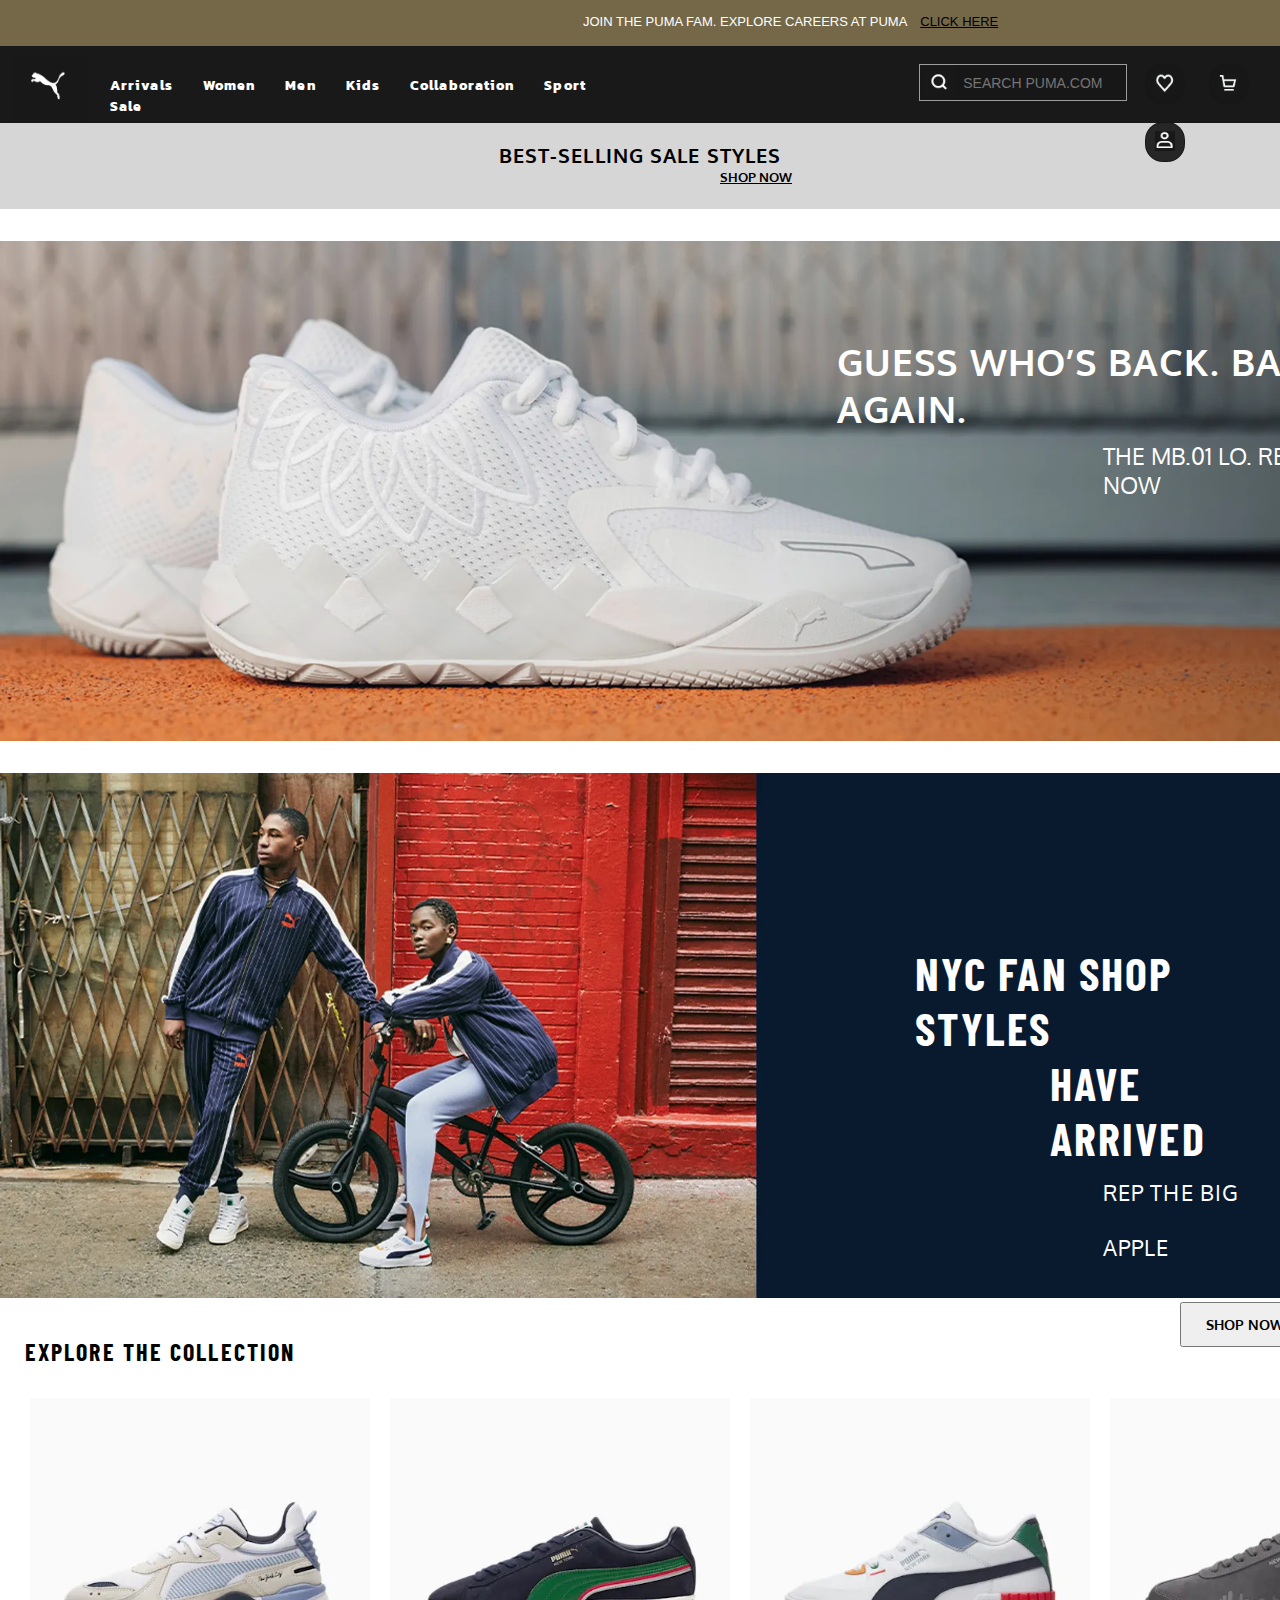
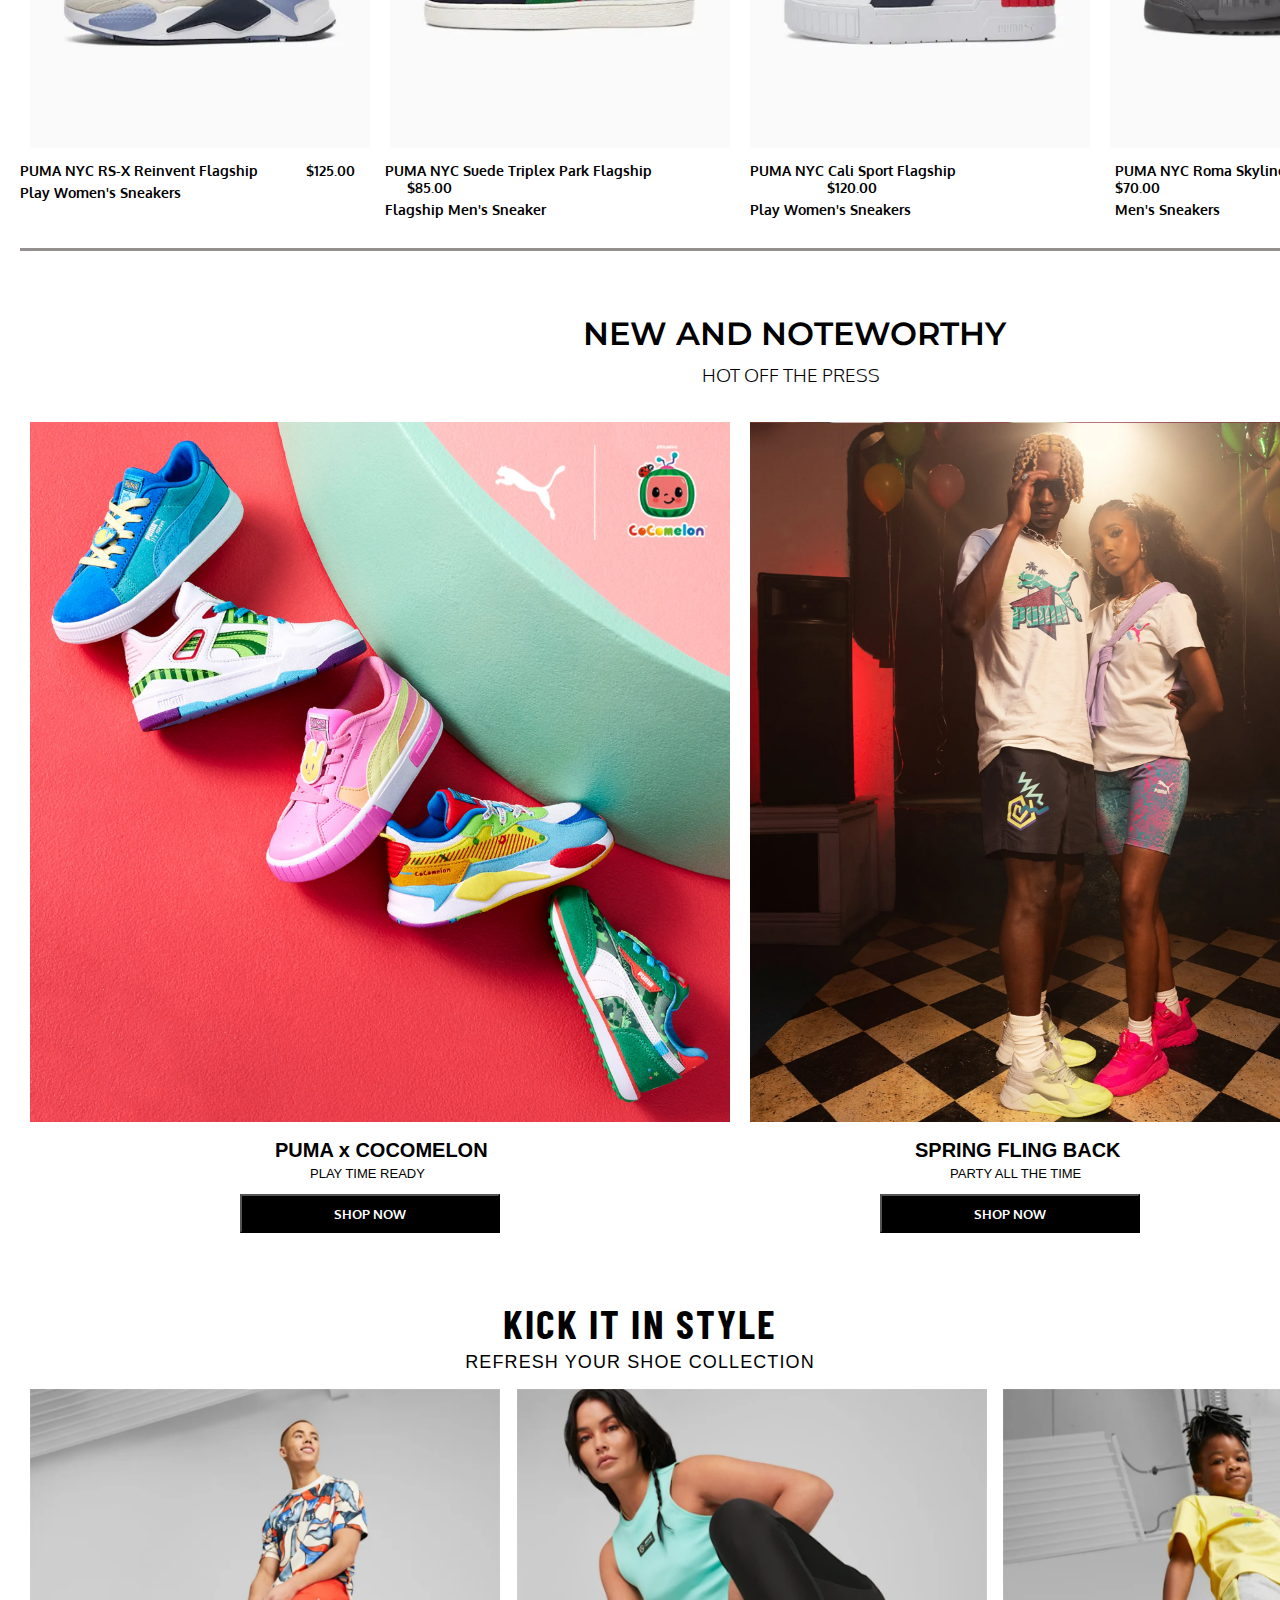
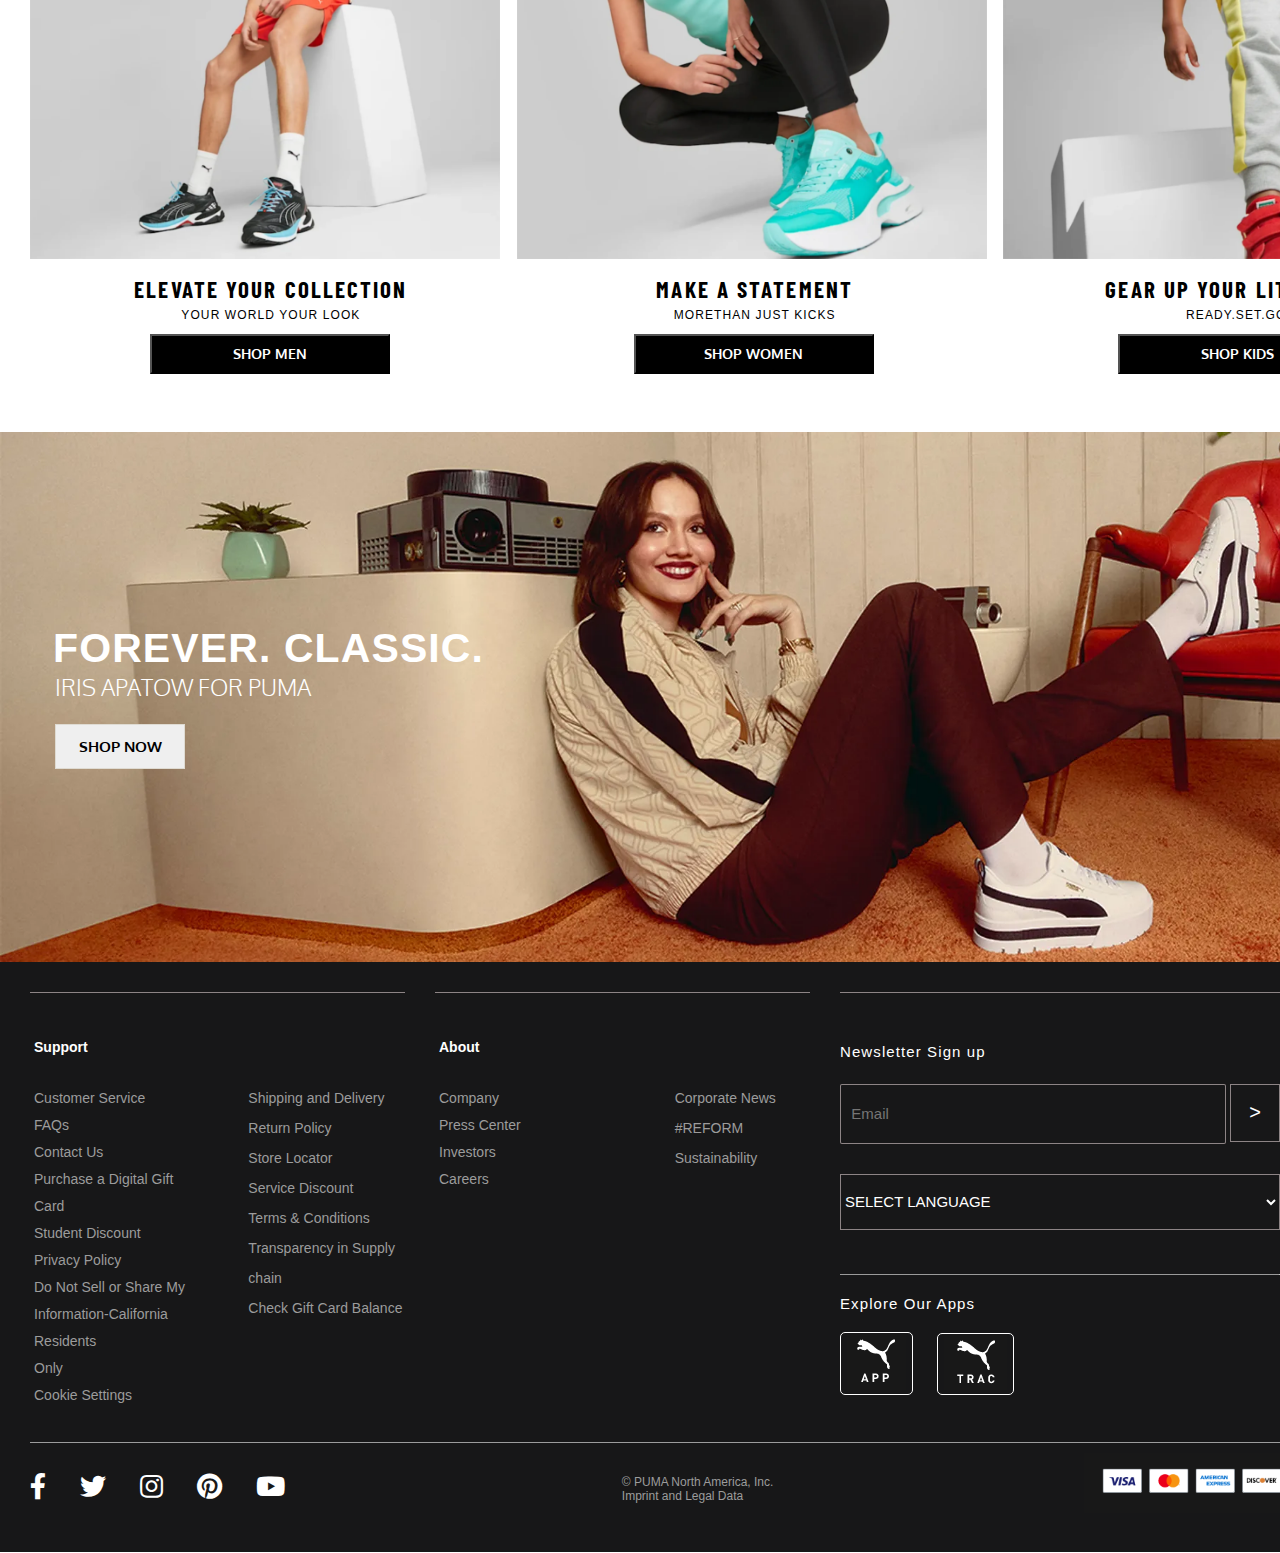
<file: index.html>
<!DOCTYPE html>
<html>
    <head>

        <title>PUMA</title>
     <link href="pumastyle.css "rel="stylesheet">
     <link rel="stylesheet" href="https://cdnjs.cloudflare.com/ajax/libs/font-awesome/5.15.3/css/all.min.css" />

    </head>

    <body>

        <div class="topbar">
            <p class="topbartext"> JOIN THE PUMA FAM. EXPLORE CAREERS AT PUMA  <a href="#"  id="clickhere" class="override"> CLICK HERE</a></p>
        </div>
        <div class="navbar">
            <div class="logodiv">
                <img class="logo" src="pumagalary/logo1.0.png">
            </div>
            <div class="navbartextdiv">
                <ul class="navtext">
                    <li class="navelist"><a href="#" class="nave  override" > Arrivals</a></li>
                    <li class="navelist"><a href="#" class="nave  override" >Women</a></li>
                    <li class="navelist"><a href="#" class="nave  override">Men</a></li>
                    <li class="navelist"><a href="#" class="nave  override">Kids</a></li>
                    <li class="navelist"><a href="#" class="nave  override">Collaboration</a></li>
                    <li class="navelist"><a href="#" class="nave  override">Sport</a></li>
                    <li class="navelist"><a href="#" class="nave  override"> Sale</a></li>
                      
                  
                </ul>  
            </div>
            <div class="searchdiv">
                <div class="img-icon-search"><img src="pumagalary/searchicon.png" class="searchicon"></div>
                <input type="text" placeholder="SEARCH PUMA.COM" class="search">
            </div>

            <div class="interaction">
                <button class="inter"><img src="pumagalary/heart.png"class="icons"></button>
                <button class="inter"><img src="pumagalary/cart.png" class="icons"></button>
                <button class="inter"><img src="pumagalary/contact.png"class="icons"></button>

            </div>

        </div>
        
        <div class="midbar1">
            <h1 class="midbartext">BEST-SELLING SALE STYLES</h1>
            <p class="shop"><a href="#" class="shopnow" class="over" style="color: black;">SHOP NOW</a></p>
        </div>
        <div class="midbar2">
            <div class="midbar2text">
                <h1 class="midbar2head">GUESS WHO’S BACK. BACK AGAIN.</h1>
                <p class="midbar2para">THE MB.01 LO. RESTOCKED NOW</p>
                <button class="shopbt">SHOP NOW</button>
            </div>     
        </div>

        <div class="midbar3">
            <div class="midbar3pic">
                <img src="pumagalary/bar3photo.webp">
            </div>
            <div class="midbar3text">
                <h1 class="midbar3head">NYC FAN SHOP STYLES</h1>
                <h1 class="midbar3head2">HAVE ARRIVED</h1>
                <p class="midbar3para">REP THE BIG APPLE</p>
                <button class="shopbt">SHOP NOW</button>
            </div>
        </div>

        <div class="midbar4">
            <h2 class="midbar4head"> EXPLORE THE COLLECTION</h2>
        </div>

        <div class="midbar5">
            <div class="option1">
                <img class="opt" src="pumagalary/shoe1.webp">
            </div>
            <div class="option1">
                <img class="opt" src="pumagalary/shoe2.webp">
            </div>
            <div class="option1">
                <img class="opt" src="pumagalary/shoe3.webp">
            </div>
            <div class="option1">
                <img class="opt" src="pumagalary/shoe4.webp">
            </div>
        </div>
        <div class="midbar6">
            <div class="option1para">
               <p class="para">PUMA NYC RS-X Reinvent Flagship<span id="span11">$125.00</span> </p>
               <p class="para2">Play Women's Sneakers</p>
            </div>
            <div class="option1para">
                <p class="para" >PUMA NYC Suede Triplex Park Flagship  <span id="span12">$85.00</span> </p>
                <p class="para2">Flagship Men's Sneaker</p>
            </div>
            <div class="option1para">
                <p class="para" > PUMA NYC Cali Sport Flagship  <span id="span13">$120.00</span> </p>
                <p class="para2">Play Women's Sneakers</p>
            </div>
            <div class="option1para">
                <p class="para" > PUMA NYC Roma Skyline Flagship  <span id="span14"></span>$70.00</p>
                <p class="para2">Men's Sneakers</p>
            </div>
        </div>
        <div class="midbar7">
            <h1 class="midbar7head">NEW AND NOTEWORTHY</h1>
            <h3 class="midbar7head2">HOT OFF THE PRESS</h3>
        </div>

        <div class="midbar8">
            <div class="midbar8part1">
                <img src="pumagalary/bar8photo1.webp">
            </div>
            <div class="midbar8part2">
                <img src="pumagalary/bar8photo2.webp">
            </div>
        </div>
        
        <div class="midbar9">
            <div class="midbar9p1">
                <h2 class="bar9text">PUMA x COCOMELON</h2>
                <p class="bar9para">PLAY TIME READY</p>
                <button class="shopbtn2">SHOP NOW</button>
            </div>
            <div class="midbar9p2">
                <h2 class="bar9text">SPRING FLING BACK</h2>
                <p class="bar9para">PARTY ALL THE TIME</p>
                <button class="shopbtn2">SHOP NOW</button>
            </div>
        </div>
        
        <div class="midbar10">
            <h1 class="midbar10head">KICK IT IN STYLE</h1>
            <p class="midbar10para">REFRESH YOUR SHOE COLLECTION</p>
        </div>

        <div class="midbar11">
            <div class="innerdiv11">
                <img src="pumagalary/bar11photo1.webp">
            </div>
            <div class="innerdiv11">
                <img src="pumagalary/bar11photo2.webp">
            </div>
            <div class="innerdiv11">
                <img src="pumagalary/bar11photo3.webp">
            </div>
        </div>

        <div class="midbar12">
            <div class="innerdiv12">
                <h1 class="innerhead12">ELEVATE YOUR COLLECTION</h1>
                <p class="innerpara12">YOUR WORLD YOUR LOOK</p>
                <button class="shopbtn3">SHOP  MEN</button>
            </div>
            <div class="innerdiv12">
                <h1 class="innerhead12"> MAKE A STATEMENT</h1>
                <p class="innerpara12">MORETHAN JUST KICKS</p>
                <button class="shopbtn3">SHOP   WOMEN</button>
            </div>
            <div class="innerdiv12">
                <h1 class="innerhead12">GEAR UP YOUR LITTLE ONE</h1>
                <p class="innerpara12">READY.SET.GO.</p>
                <button class="shopbtn3">SHOP KIDS</button>
            </div>
        </div>

        <div class="midbar13">
            <h1 class="midbar13head">FOREVER. CLASSIC.</h1>
            <h3 class="midbar13para">IRIS APATOW FOR PUMA</h3>
            <button class="shopbtn4">SHOP NOW</button>
        </div>
        <div class="midbar14">
            <div class="innerdiv14">
                <ul class="ul14">
                    <li class="lihead">Support</li>
                    <li class="li14">Customer Service</li>
                    <li class="li14">FAQs</li>
                    <li class="li14">Contact Us</li>
                    <li class="li14">Purchase a Digital Gift Card</li>
                    <li class="li14">Student Discount</li>
                    <li class="li14">Privacy Policy</li>
                    <li class="li14">Do Not Sell or Share My<br> <span class="linegap">Information-California Residents</span><br> <spanc class="linegap">Only</spanc></li>
                    <li class="li14">Cookie Settings</li>
                 </ul>
                 <ul class="ul14p2 ul14-2" >
                    <li class="li14p2">Shipping and Delivery</li>
                    <li class="li14p2">Return Policy</li>
                    <li class="li14p2">Store Locator</li>
                    <li class="li14p2">Service Discount</li>
                    <li class="li14p2">Terms & Conditions </li>
                    <li class="li14p2">Transparency in Supply chain</li>
                    <li class="li14p2">Check Gift Card Balance</li>
                </ul>
            </div>
                <div class="innerdiv14">
                    <ul class="ul14">
                        <li class="lihead">About</li>
                        <li class="li14">Company</li>
                        <li class="li14">Press Center</li>
                        <li class="li14">Investors</li>
                        <li class="li14">Careers</li>
                     </ul>
                     <ul class="ul14p2  ul14p2-1">
                        <li class="li14p2">Corporate News</li>
                        <li class="li14p2">#REFORM</li>
                        <li class="li14p2">Sustainability</li>
                    </ul>
            </div>
            <div class="innerdiv14" style="display: inline;">
                <h3 class="innerdiv14head">Newsletter Sign up</h3>
                <input type="email" class="email" placeholder="  Email">
                <button class="next">></button>
                <select  name="language" id="language">
                    <option value="Engilsh">SELECT LANGUAGE</option>
                    <option value="Engilsh">United States</option>
                    <option value="Engilsh">UAE</option>
                    <option value="Engilsh">Argentina</option>
                    <option value="Engilsh">Austria</option>
                    <option value="Engilsh">Australia</option>
                </select>
                <br><br><br><hr size="1px">
                <h4 class="innerdiv14head2">Explore Our Apps</h4>
                <button class="apps"> <img src="pumagalary/app1.png" class="ap"></button>
                <button class="apps margin"> <img src="pumagalary/app2.png"> </button>
            </div>

        </div>
        <div class="midbar15">
            <div class="innerbar15">
                <div class="innerbar15div">
                    <i class="fab fa-facebook-f  icon"></i>
                    <i class="fab fa-twitter  icon"></i>
                    <i class="fab fa-instagram icon"></i>
                    <i class="fab fa-pinterest icon "></i>
                    <i class="fab fa-youtube icon"></i>
                
                </div>
                <div class="innerbar15div">
                    <p class="copyright">© PUMA North America, Inc.<br>
                        Imprint and Legal Data</p>
                </div>
                <div class="innerbar15div">
                    <img src="pumagalary/banks.png" class="banks">
                </div>
            </div>
        </div>
        


    </body>




</html>
</file>
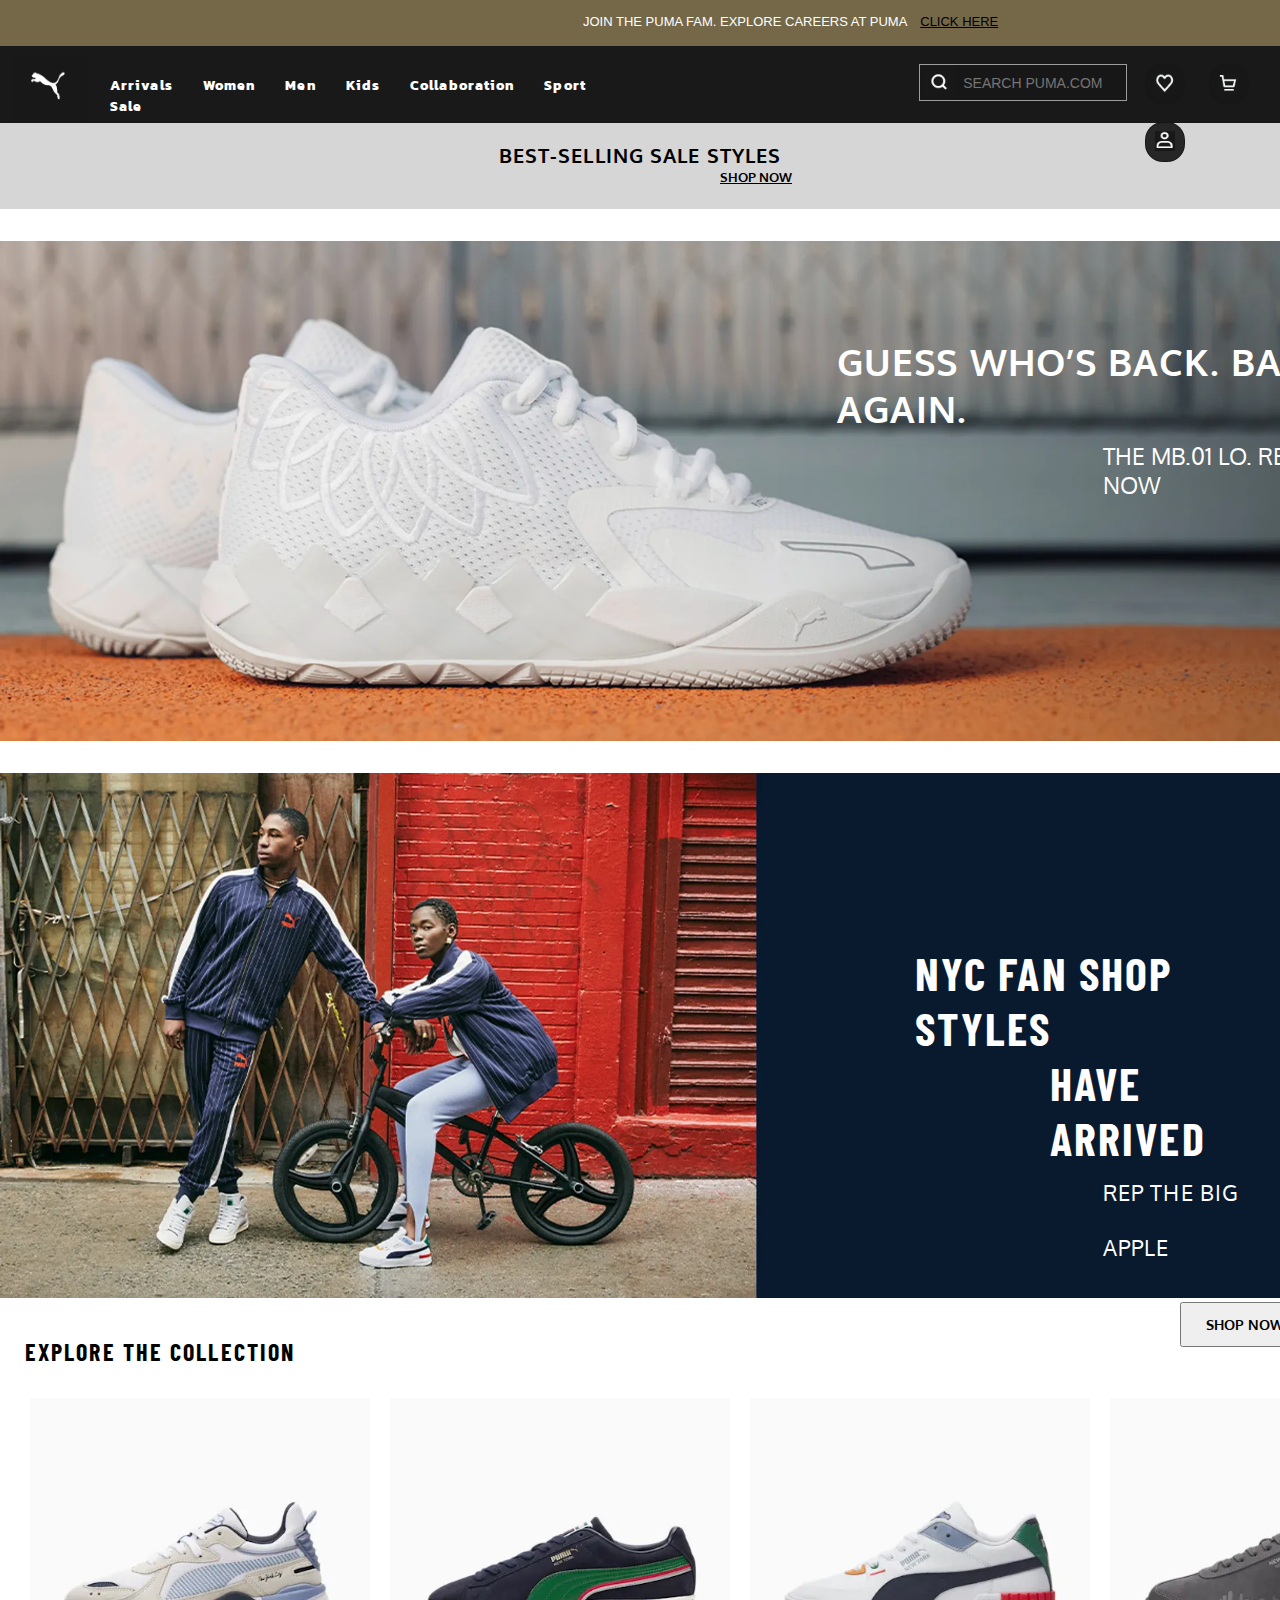
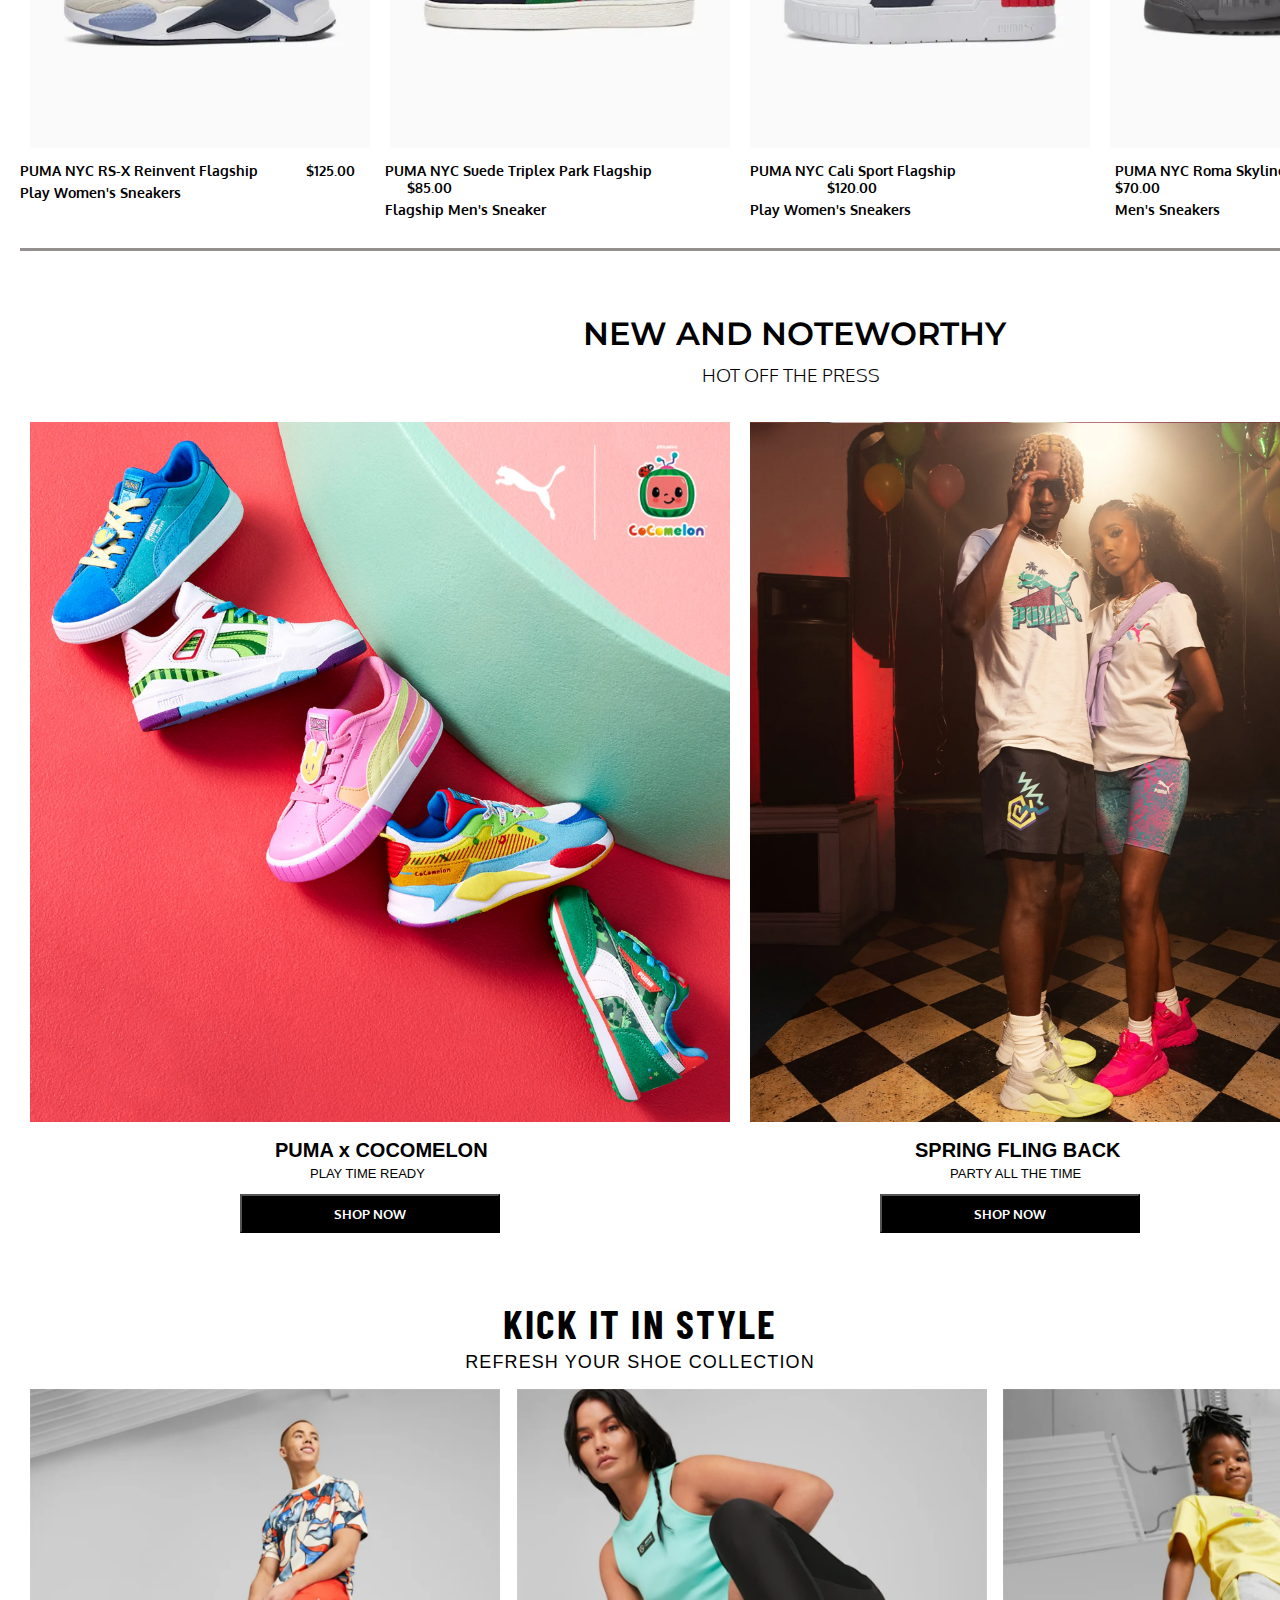
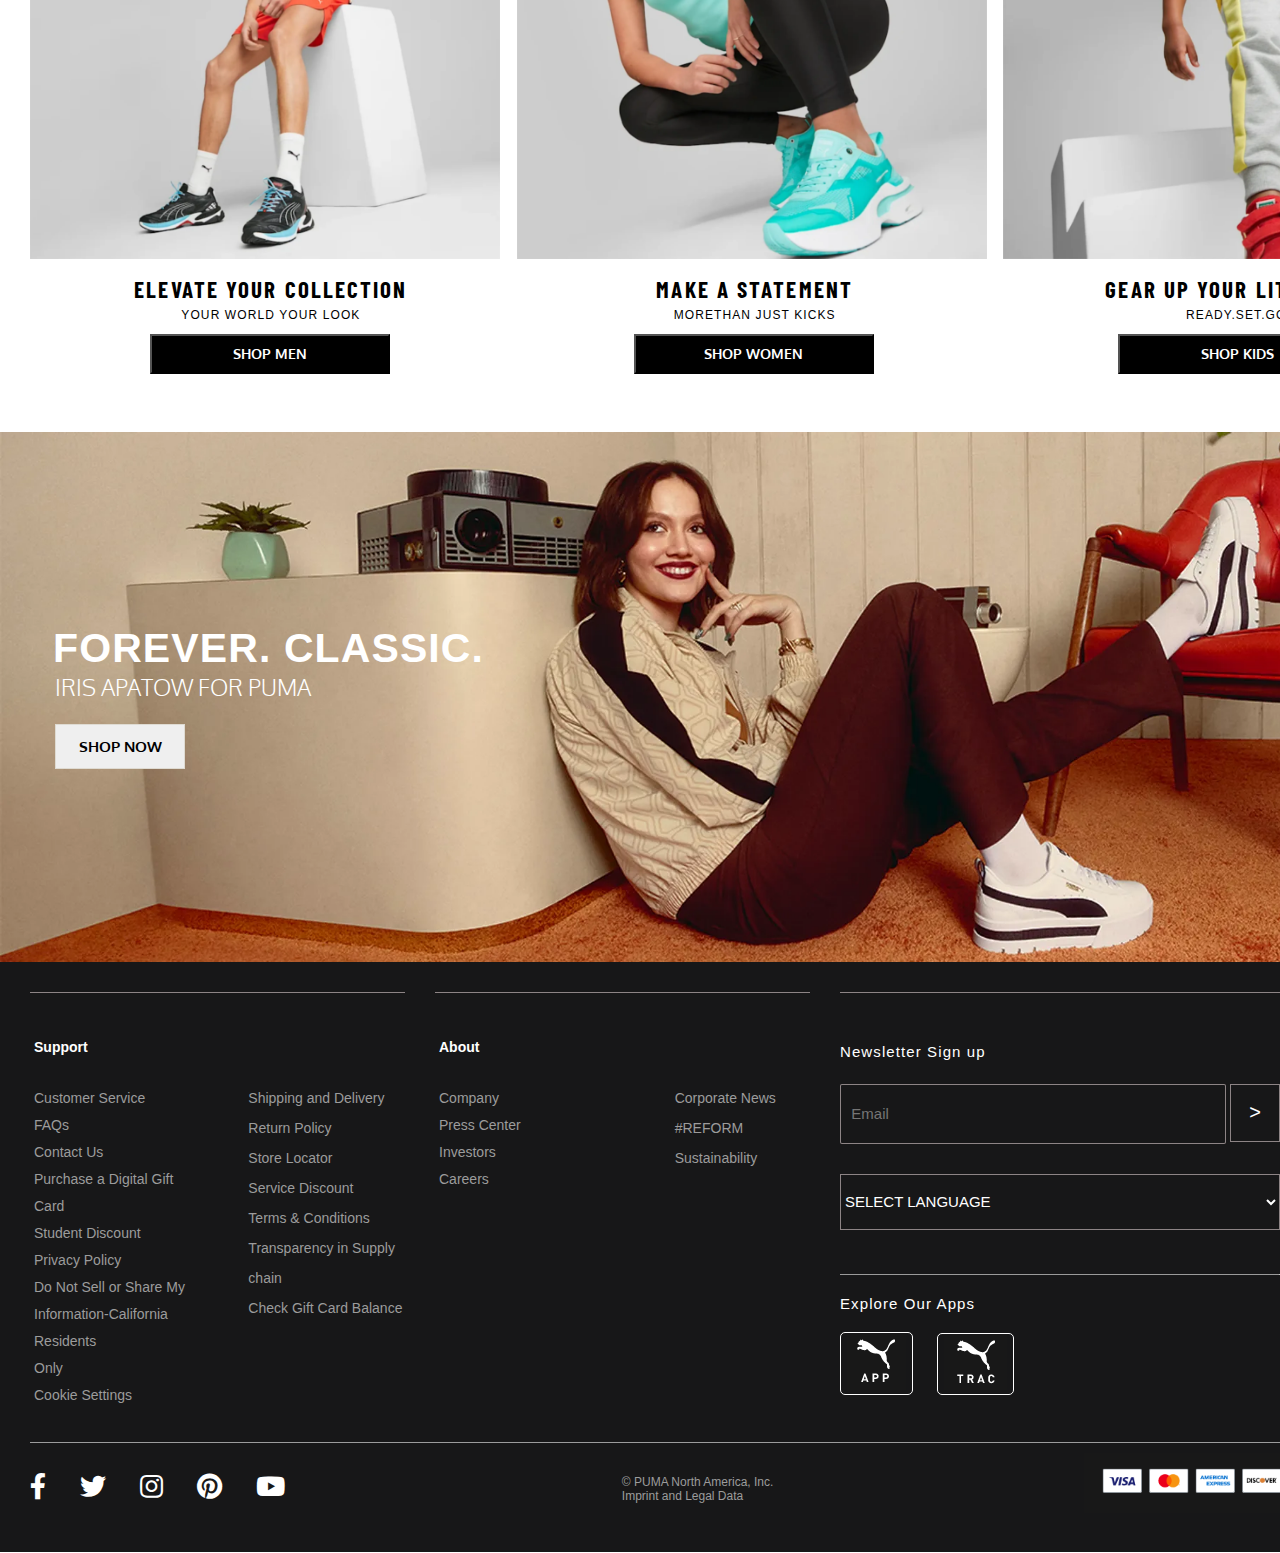
<file: puma.html>
<!DOCTYPE html>
<html>
    <head>

        <title>PUMA</title>
     <link href="pumastyle.css "rel="stylesheet">
     <link rel="stylesheet" href="https://cdnjs.cloudflare.com/ajax/libs/font-awesome/5.15.3/css/all.min.css" />

    </head>

    <body>

        <div class="topbar">
            <p class="topbartext"> JOIN THE PUMA FAM. EXPLORE CAREERS AT PUMA  <a href="#"  id="clickhere" class="override"> CLICK HERE</a></p>
        </div>
        <div class="navbar">
            <div class="logodiv">
                <img class="logo" src="pumagalary/logo1.0.png">
            </div>
            <div class="navbartextdiv">
                <ul class="navtext">
                    <li class="navelist"><a href="#" class="nave  override" > Arrivals</a></li>
                    <li class="navelist"><a href="#" class="nave  override" >Women</a></li>
                    <li class="navelist"><a href="#" class="nave  override">Men</a></li>
                    <li class="navelist"><a href="#" class="nave  override">Kids</a></li>
                    <li class="navelist"><a href="#" class="nave  override">Collaboration</a></li>
                    <li class="navelist"><a href="#" class="nave  override">Sport</a></li>
                    <li class="navelist"><a href="#" class="nave  override"> Sale</a></li>
                      
                  
                </ul>  
            </div>
            <div class="searchdiv">
                <div class="img-icon-search"><img src="pumagalary/searchicon.png" class="searchicon"></div>
                <input type="text" placeholder="SEARCH PUMA.COM" class="search">
            </div>

            <div class="interaction">
                <button class="inter"><img src="pumagalary/heart.png"class="icons"></button>
                <button class="inter"><img src="pumagalary/cart.png" class="icons"></button>
                <button class="inter"><img src="pumagalary/contact.png"class="icons"></button>

            </div>

        </div>
        
        <div class="midbar1">
            <h1 class="midbartext">BEST-SELLING SALE STYLES</h1>
            <p class="shop"><a href="#" class="shopnow" class="over" style="color: black;">SHOP NOW</a></p>
        </div>
        <div class="midbar2">
            <div class="midbar2text">
                <h1 class="midbar2head">GUESS WHO’S BACK. BACK AGAIN.</h1>
                <p class="midbar2para">THE MB.01 LO. RESTOCKED NOW</p>
                <button class="shopbt">SHOP NOW</button>
            </div>     
        </div>

        <div class="midbar3">
            <div class="midbar3pic">
                <img src="pumagalary/bar3photo.webp">
            </div>
            <div class="midbar3text">
                <h1 class="midbar3head">NYC FAN SHOP STYLES</h1>
                <h1 class="midbar3head2">HAVE ARRIVED</h1>
                <p class="midbar3para">REP THE BIG APPLE</p>
                <button class="shopbt">SHOP NOW</button>
            </div>
        </div>

        <div class="midbar4">
            <h2 class="midbar4head"> EXPLORE THE COLLECTION</h2>
        </div>

        <div class="midbar5">
            <div class="option1">
                <img class="opt" src="pumagalary/shoe1.webp">
            </div>
            <div class="option1">
                <img class="opt" src="pumagalary/shoe2.webp">
            </div>
            <div class="option1">
                <img class="opt" src="pumagalary/shoe3.webp">
            </div>
            <div class="option1">
                <img class="opt" src="pumagalary/shoe4.webp">
            </div>
        </div>
        <div class="midbar6">
            <div class="option1para">
               <p class="para">PUMA NYC RS-X Reinvent Flagship<span id="span11">$125.00</span> </p>
               <p class="para2">Play Women's Sneakers</p>
            </div>
            <div class="option1para">
                <p class="para" >PUMA NYC Suede Triplex Park Flagship  <span id="span12">$85.00</span> </p>
                <p class="para2">Flagship Men's Sneaker</p>
            </div>
            <div class="option1para">
                <p class="para" > PUMA NYC Cali Sport Flagship  <span id="span13">$120.00</span> </p>
                <p class="para2">Play Women's Sneakers</p>
            </div>
            <div class="option1para">
                <p class="para" > PUMA NYC Roma Skyline Flagship  <span id="span14"></span>$70.00</p>
                <p class="para2">Men's Sneakers</p>
            </div>
        </div>
        <div class="midbar7">
            <h1 class="midbar7head">NEW AND NOTEWORTHY</h1>
            <h3 class="midbar7head2">HOT OFF THE PRESS</h3>
        </div>

        <div class="midbar8">
            <div class="midbar8part1">
                <img src="pumagalary/bar8photo1.webp">
            </div>
            <div class="midbar8part2">
                <img src="pumagalary/bar8photo2.webp">
            </div>
        </div>
        
        <div class="midbar9">
            <div class="midbar9p1">
                <h2 class="bar9text">PUMA x COCOMELON</h2>
                <p class="bar9para">PLAY TIME READY</p>
                <button class="shopbtn2">SHOP NOW</button>
            </div>
            <div class="midbar9p2">
                <h2 class="bar9text">SPRING FLING BACK</h2>
                <p class="bar9para">PARTY ALL THE TIME</p>
                <button class="shopbtn2">SHOP NOW</button>
            </div>
        </div>
        
        <div class="midbar10">
            <h1 class="midbar10head">KICK IT IN STYLE</h1>
            <p class="midbar10para">REFRESH YOUR SHOE COLLECTION</p>
        </div>

        <div class="midbar11">
            <div class="innerdiv11">
                <img src="pumagalary/bar11photo1.webp">
            </div>
            <div class="innerdiv11">
                <img src="pumagalary/bar11photo2.webp">
            </div>
            <div class="innerdiv11">
                <img src="pumagalary/bar11photo3.webp">
            </div>
        </div>

        <div class="midbar12">
            <div class="innerdiv12">
                <h1 class="innerhead12">ELEVATE YOUR COLLECTION</h1>
                <p class="innerpara12">YOUR WORLD YOUR LOOK</p>
                <button class="shopbtn3">SHOP  MEN</button>
            </div>
            <div class="innerdiv12">
                <h1 class="innerhead12"> MAKE A STATEMENT</h1>
                <p class="innerpara12">MORETHAN JUST KICKS</p>
                <button class="shopbtn3">SHOP   WOMEN</button>
            </div>
            <div class="innerdiv12">
                <h1 class="innerhead12">GEAR UP YOUR LITTLE ONE</h1>
                <p class="innerpara12">READY.SET.GO.</p>
                <button class="shopbtn3">SHOP KIDS</button>
            </div>
        </div>

        <div class="midbar13">
            <h1 class="midbar13head">FOREVER. CLASSIC.</h1>
            <h3 class="midbar13para">IRIS APATOW FOR PUMA</h3>
            <button class="shopbtn4">SHOP NOW</button>
        </div>
        <div class="midbar14">
            <div class="innerdiv14">
                <ul class="ul14">
                    <li class="lihead">Support</li>
                    <li class="li14">Customer Service</li>
                    <li class="li14">FAQs</li>
                    <li class="li14">Contact Us</li>
                    <li class="li14">Purchase a Digital Gift Card</li>
                    <li class="li14">Student Discount</li>
                    <li class="li14">Privacy Policy</li>
                    <li class="li14">Do Not Sell or Share My<br> <span class="linegap">Information-California Residents</span><br> <spanc class="linegap">Only</spanc></li>
                    <li class="li14">Cookie Settings</li>
                 </ul>
                 <ul class="ul14p2 ul14-2" >
                    <li class="li14p2">Shipping and Delivery</li>
                    <li class="li14p2">Return Policy</li>
                    <li class="li14p2">Store Locator</li>
                    <li class="li14p2">Service Discount</li>
                    <li class="li14p2">Terms & Conditions </li>
                    <li class="li14p2">Transparency in Supply chain</li>
                    <li class="li14p2">Check Gift Card Balance</li>
                </ul>
            </div>
                <div class="innerdiv14">
                    <ul class="ul14">
                        <li class="lihead">About</li>
                        <li class="li14">Company</li>
                        <li class="li14">Press Center</li>
                        <li class="li14">Investors</li>
                        <li class="li14">Careers</li>
                     </ul>
                     <ul class="ul14p2  ul14p2-1">
                        <li class="li14p2">Corporate News</li>
                        <li class="li14p2">#REFORM</li>
                        <li class="li14p2">Sustainability</li>
                    </ul>
            </div>
            <div class="innerdiv14" style="display: inline;">
                <h3 class="innerdiv14head">Newsletter Sign up</h3>
                <input type="email" class="email" placeholder="  Email">
                <button class="next">></button>
                <select  name="language" id="language">
                    <option value="Engilsh">SELECT LANGUAGE</option>
                    <option value="Engilsh">United States</option>
                    <option value="Engilsh">UAE</option>
                    <option value="Engilsh">Argentina</option>
                    <option value="Engilsh">Austria</option>
                    <option value="Engilsh">Australia</option>
                </select>
                <br><br><br><hr size="1px">
                <h4 class="innerdiv14head2">Explore Our Apps</h4>
                <button class="apps"> <img src="pumagalary/app1.png" class="ap"></button>
                <button class="apps margin"> <img src="pumagalary/app2.png"> </button>
            </div>

        </div>
        <div class="midbar15">
            <div class="innerbar15">
                <div class="innerbar15div">
                    <i class="fab fa-facebook-f  icon"></i>
                    <i class="fab fa-twitter  icon"></i>
                    <i class="fab fa-instagram icon"></i>
                    <i class="fab fa-pinterest icon "></i>
                    <i class="fab fa-youtube icon"></i>
                
                </div>
                <div class="innerbar15div">
                    <p class="copyright">© PUMA North America, Inc.<br>
                        Imprint and Legal Data</p>
                </div>
                <div class="innerbar15div">
                    <img src="pumagalary/banks.png" class="banks">
                </div>
            </div>
        </div>
        


    </body>




</html>
</file>
<file: pumastyle.css>
@import url('https://fonts.googleapis.com/css2?family=Barlow+Condensed:wght@700&family=Kanit:wght@700;800;900&family=Montserrat:wght@600;800&family=Oxygen&display=swap');
body{
    margin: 0;
}
.topbar{
    
    height: 45px;
    padding-top: 1px;
    width: 100%;
    background-color: #756848;
}
.topbartext{
    
   font-family: 'Franklin Gothic Medium', 'Arial Narrow', Arial, sans-serif;
    padding-left: 583px;
    font-size: 13px;
    color: #fff;
    
}
a:link{
    color: rgb(0, 0, 0);
}
#clickhere:link{
    padding-left: 10px;

}
.navbar{
    display: flex;
    width: 100%;
    height: 77px;
    background-color: rgb(6 5 5 / 92%);
}.logodiv{
    height: 77px;
    width: 88px;
}
.logo{
    padding-top: 9px;
    padding-left: 12px;
    height: 66px;
    width: 75px;
    cursor: pointer;
}
.navbartextdiv{
    height: 77px;
    width: 788px;
    margin-left: -17px;
 
}
.navtext{
    padding-top: 15px;
    list-style: none;
    font-family: kanit;
    font-weight: 700;
    letter-spacing: 1.1px;
    font-size: 14px;
   
    
   
}
.navelist{
    float: left;
    padding-right: 30px; 
    text-decoration: none;

}
.nave:link{
    
    color: #fff;
    text-decoration: none;
}
.override{
    color: white;
}
.searchdiv{
    display: flex;
    margin-left: 260px;
    margin-top: 16px;
    height: 39px;
    width: 206px;
    position: relative;
}
.img-icon-search{
    position:absolute;
    left: 0;
}
.searchicon{
    margin-left: 3px;
    height: 35px;
    margin-top: 3px;
    cursor: pointer; 
   
    
}

.search{
    margin-top: 2px;
   background-color: rgba(24, 23, 23, 0.92); ;
    height: 33px;
    width: 161px;
    border: none;
    padding-top: 1px;
    padding-left: 43px;
    font-size: 14px;
    color: #fff;
    border: 1px solid #9c9c9c;
    
}
.search:focus{
    
    border:  1px solid #9c9c9c;
    outline: none;

}

.interaction{
    height: 77px;
    width: 207px;
   
}
.inter{
    margin-top: 18px;
    background-color: rgba(24, 23, 23, 0.92); ;
    border-radius: 18px 18px;
    margin-left: 20px;
    height: 40px;
    width: 40px;
    border: 1px solid rgba(24, 23, 23, 0.92); ;;
}
.inter:hover{
    background-color: #242421;
}
.icons{
    height: 20px;
    width: 20px;
}
.midbar1{
    height: 86px;
    width: 100%;
    background-color: rgb(214 214 214);
}
.midbartext{
    text-align: center;
    font-family: Oxygen;
    margin-top: 0px;
    margin-bottom: 0px;
    padding-top: 19px;
    font-weight: 900;
    font-size: 20px;
    letter-spacing: 1.1px;
}
.shopnow{
    margin-left: 720px;
    padding-top: 20px;
    font-weight: bolder;
    font-family: Oxygen;
    font-size: 13px;
}

.shop{
    margin-top: 0px;
}
.midbar2{
    background-image:linear-gradient(rgba(0,0,0,0),rgba(0,0,0,0)) ,url(pumagalary/ogbackground.webp);
    background-repeat: no-repeat;
    background-size: cover;
    display: flex;
    margin-top: 32px;
    margin-bottom: 0px;
    height: 500px;
    
    width: 100%;

}
.midbar2text{
    margin-left: 790px;
    height: 500px;
    width: 50%;
}
.midbar2head{
    padding-left: 47px;
    font-family: Oxygen;
    padding-top: 72px;
    color: #fff;
    letter-spacing: 1.1px;
    font-size: 37px;
    margin-bottom: 0px;
}
.midbar2para{
    color: #fff;
    margin-top: 9px;
   padding-left: 313px;
   font-family: Oxygen;
   font-weight: 500;
   font-size: 23px;
}
.shopbt{
    margin-left: 540px;
    height: 45px;
    width: 130px;
    font-size: 14px;
    font-weight: 900;
    font-family: Oxygen;
    cursor: pointer;
}
.midbar3{
    display: flex;
    margin-top: 32px;
    height: 525px;
    width: 100%;
    background-color: rgb(23, 17, 63);
}
.midbar3pic{
    height: 525px;
    width: 50%;
    display: flex;
}
.midbar3text{
    height: 525px;
    width: 50%;
    line-height: 55px;
}
.midbar3head{
    padding-left: 275px;
    padding-top: 141px;
    margin-bottom: 0px;
    font-size: 46px;
    font-family: Barlow Condensed;
    color: #fff;
    letter-spacing: 2.1px;
}
.midbar3head2{
    margin-top: 0px;
    margin-bottom: 0px;
    padding-left: 410px;
    font-size: 46px;
    font-family: Barlow Condensed;
    color: #fff;
    letter-spacing: 2.1px;

}
.midbar3para{
    color: #fff;
    padding-left: 463px;
    font-size: 22px;
    letter-spacing: 1.1px;
    font-family: 'Oxygen';
    margin-top: 0px;
}
.midbar4{
    height: 100px;
    width: 100%;
   
}
.midbar4head{
    margin-top: 0px;
    padding-left: 25px;
    padding-top: 39px;
    font-family:Barlow Condensed;
    letter-spacing: 2.1px;
}
.midbar5{
    display: flex;
    margin-left: 30px;
    width: 1460px;
    height:350px;  
}
.option1{
    display: flex;
    height: 350px;
    width: 340px;
    background-color: #756848;
    margin-right: 20px;

}

.opt{
    height: 350px;
    width: 340px;
    cursor: pointer;
}
.midbar6{
    display: flex;
    height: 100px;
    width: 1460px;
    margin-left: 20px;
    border-bottom: 3px solid rgba(95, 88, 88, 0.664);
}
.option1para{
    height: 100px;
    width: 340px;
    margin-right: 30px;
   
}
.para{
    font-weight: 600;
    font-family: Oxygen;
    font-size: 14px;
    margin-bottom: 0px;
    cursor: pointer;
}
.para2{
    font-weight: 600;
    font-family: Oxygen;
    font-size: 14px;
    margin-top: 5px;
    cursor: pointer;
}
#span11{
padding-left: 48px;
}
#span12{
    padding-left: 22px;
}
#span13{
    padding-left: 77px;
}
#span14{
    padding-left: 55px;
}
.midbar7{
    height: 150px;
    width: 100%;
}
.midbar7head{
    padding-left: 583px;
    padding-top: 42px;
    font-family: Montserrat;
    font-weight: 600;
    margin-bottom: 0px;
}
.midbar7head2{
    margin-top: 10px;
    padding-left: 702px;
    font-family:Oxygen;
    font-weight: 300;
}
.midbar8{
    display: flex;
    margin-left: 30px;
    height: 700px;
    width: 1420px;
}
.midbar8part1{
    display: flex;
    height: 700px;
    width: 700px;
    background-color: #756848;
}
.midbar8part2{
    display: flex;
    margin-left: 20px;
    height: 700px;
    width: 700px;
    background-color: #756848;
}
.midbar9{
    display: flex;
    height: 120px;
    width: 100%;
}
.midbar9p1{
    height: 120px;
    width: 50%;
}
.bar9text{
    font-size: 20px;
    font-family:'Segoe UI', Tahoma, Geneva, Verdana, sans-serif;
    font-weight: 600;
    padding-left:275px ;
    margin-bottom: 0px;
}
.midbar9p2{
    height: 120px;
    width: 50%;
}
.bar9para{
    margin-top: 4px;
    font-size: 13px;
    font-family:'Segoe UI', Tahoma, Geneva, Verdana, sans-serif;
    font-weight: 300;
    padding-left:310px ;
}
.shopbtn2{
    width: 260px;
    height: 39px;
 margin-left: 240px;
 background-color: black;
 color: #fff;
 font-family: Oxygen;
 font-weight: 700;
 cursor: pointer;
}
.midbar10{
    height: 120px;
    width: 100%;
}
.midbar10head{
    text-align: center;
    padding-top: 30px;
    font-family:Barlow Condensed;
    letter-spacing: 2.1px;
    font-size: 40px;
    margin-bottom: 0px;
}
.midbar10para{
    text-align: center;
    font-family: 'Segoe UI', Tahoma, Geneva, Verdana, sans-serif;
    font-size:18px;
    margin-top: 5px;
    letter-spacing: 1.1px;
}
.midbar11{
    display: flex;
height: 470px;
width: 1460px;
display: flex;
margin-left: 30px;
}
.innerdiv11{
    display: flex;
    margin-right: 15px;
    height: 470px;
    width: 480px;
    cursor: pointer;
}
.midbar12{
    display: flex;
    height: 145px;
    width: 1460px;
    margin-left: 30px;
}
.innerdiv12{
    margin-right:2px;
    height: 145px;
    width: 33%;

}
.innerhead12{
    text-align: center;
    letter-spacing: 2.1px;
    font-size: 23px;
    font-family:Barlow Condensed ;
    margin-bottom: 0px;
}
.innerpara12{
    margin-top: 5px;
    text-align: center;
    letter-spacing: 1.1px;
    font-size: 12px;
    font-family:'Segoe UI', Tahoma, Geneva, Verdana, sans-serif ;
}
.shopbtn3{
    background-color: black;
    color: white;
    height: 40px;
    width: 240px;
    font-family:Oxygen ;
    font-weight: 600;
    font-size: 14px;
    margin-left: 120px;
    cursor: pointer;
}
.midbar13{
    height: 530px;
    width: 100%;
   background-image: url(pumagalary/bar13bgphoto.webp);
   background-size: cover;
}
.midbar13head{
    padding-top: 193px;
    padding-left: 53px;
    font-size: 41px;
    font-family:'Segoe UI', Tahoma, Geneva, Verdana, sans-serif;
    letter-spacing: 1.1px;
    color: #fff;
    margin-bottom: 0px;
}
.midbar13para{
  margin-top: 0px;
    padding-left: 55px;
    font-size: 23px;
    font-family:Oxygen;
    font-weight: 100;
    color: #fff;
}
.shopbtn4{
    margin-left: 55px;
    height: 45px;
    width: 130px;
    font-family: Oxygen;
    font-weight: 600;
    font-size: 15px;
    border: 1px solid rgb(223, 219, 210);
    cursor: pointer;
}
.midbar14{
    display:flex;
    height: 480px;
    width: 100%;
    background-color: #171718;
}
.innerdiv14{
    margin-top: 30px;
    margin-left: 30px;
    height: 420px;
    width: 470px;
    border-top: 1px solid rgba(182, 171, 171, 0.745);

    display: flex;
}
.ul14{
    list-style-type: none;
    margin-left: -36px;
   
}
.lihead{
    font-size: 14px;
    font-family: 'Segoe UI', Tahoma, Geneva, Verdana, sans-serif;
    font-weight: 700;
    color: #fff;
    margin-bottom: 30px;
    margin-top: 30px;
}
.li14{
    font-size: 14px;
    font-family:'Segoe UI', Tahoma, Geneva, Verdana, sans-serif;
    font-weight: 400;
    color: #9c9c9c;
    line-height: 27px;
    cursor: pointer;
}
.li14:hover{
    color: #fff;
}
.ul14p2{
    list-style-type: none;
    margin-top: 90px;
    margin-left: -36px;   
}
.ul14-2{
    padding-left: 80px;
}
.li14p2{
    font-size: 14px;
    font-family:'Segoe UI', Tahoma, Geneva, Verdana, sans-serif;
    font-weight: 400;
    color: #9c9c9c;
    line-height: 30px;
    cursor: pointer;
}
.li14p2:hover{
    color: #fff;
}
.ul14p2-1{
    padding-left: 190px;
}
.innerdiv14head{
    margin-bottom: 20px;
    padding-top: 35px;
    font-family: 'Segoe UI', Tahoma, Geneva, Verdana, sans-serif;
    font-weight: 400;
    font-size: 15px;
    letter-spacing: 1.1px;
    color: #fff;
}
.email{
    margin-left:0px;
    margin-top: 4px;
    height: 56px;
    width: 380px;
    background-color:#171718 ;
    border: 1px solid rgba(182, 171, 171, 0.745);
    border-radius: 2px;
    font-size: 15px;
}
.email:hover{
    border-color: #fff;
}
.next{
    height: 58px;
    width: 50px;
    color: #fff;
    background-color:#171718 ;
    border: 1px solid rgba(182, 171, 171, 0.745); 
    font-size: 20px;
    cursor: pointer;
    
}
.next:hover{
    border-color: rgb(255, 255, 255);
}
#language{
    margin-top: 30px;
    height: 56px;
    width: 440px;
    background-color:#171718 ;
    border: 1px solid rgba(182, 171, 171, 0.745);
    font-size: 15px;
    color: #ffffff;
}
.exploreapp{
    height: 100px;
    width: 500px;
    background-color: #756848
}
.innerdiv14head2{
    font-family: 'Segoe UI', Tahoma, Geneva, Verdana, sans-serif;
    font-weight: 400;
    font-size: 15px;
    letter-spacing: 1.1px;
    color: #fff;
}
.apps{
    border: 1px solid white;
    background-color: #171718;
    border-radius: 5px;
    cursor: pointer;
}
.apps:hover{
    border-color: #fff;
}
.margin{
    margin-left: 20px;
}
.midbar15{
    height: 110px;
    width: 100%;
    background-color: #171718;
}
.innerbar15{
    display: flex;
    margin-left: 30px;
    height: 110px;
    width: 1460px;
    border-top: 1px solid #9c9c9c;
}
.innerbar15div{
    height: 110px;
    width: 33%;
}
.icon{
    margin-top:30px ;
    color: #fff;
    font-size: 26px;
    padding-right: 30px;
    cursor: pointer;
}
.copyright{
    font-size: 12px;
    font-family: Oxygen;
    padding-top: 20px;
    padding-left: 110px;
    font-family: 'Segoe UI', Tahoma, Geneva, Verdana, sans-serif;
    color: #9c9c9c;
}
.banks{
    margin-top: 10px;
    margin-left: 90px;
 height: 60px;
    
}
</file>
